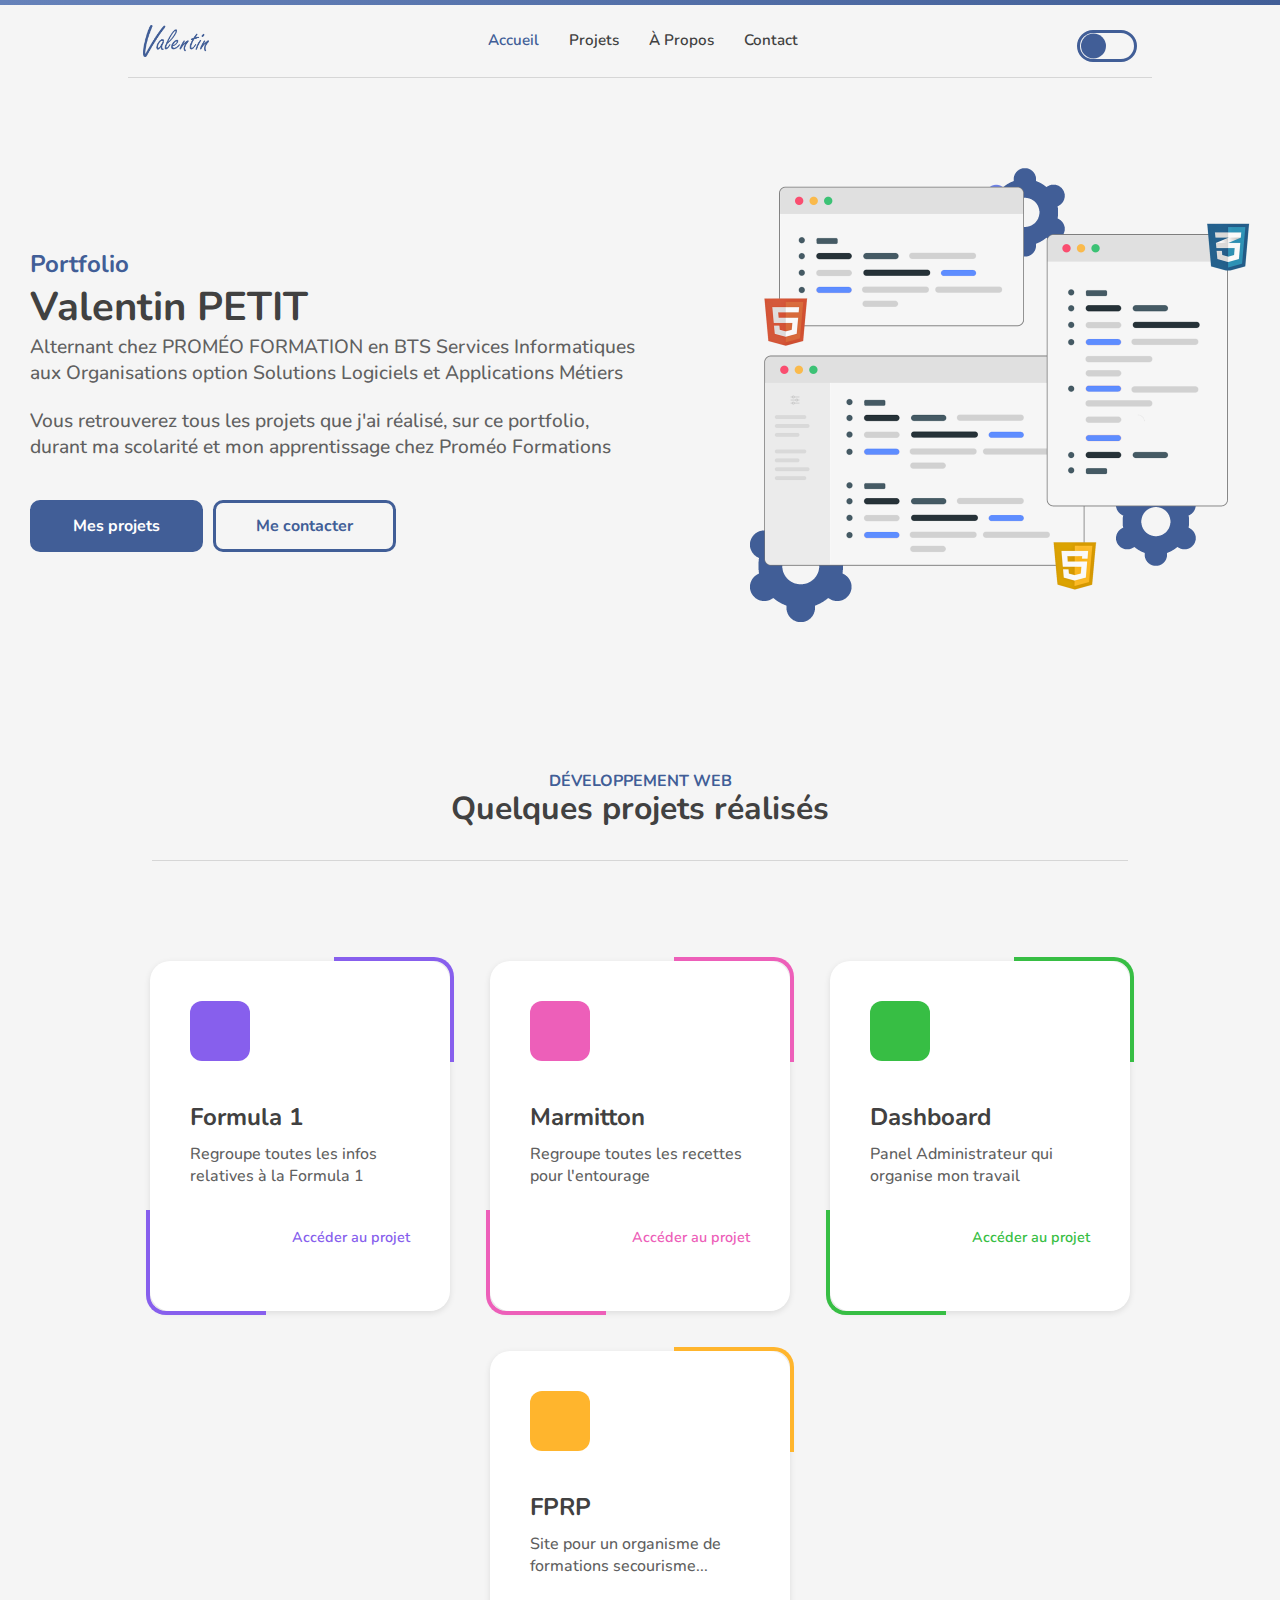
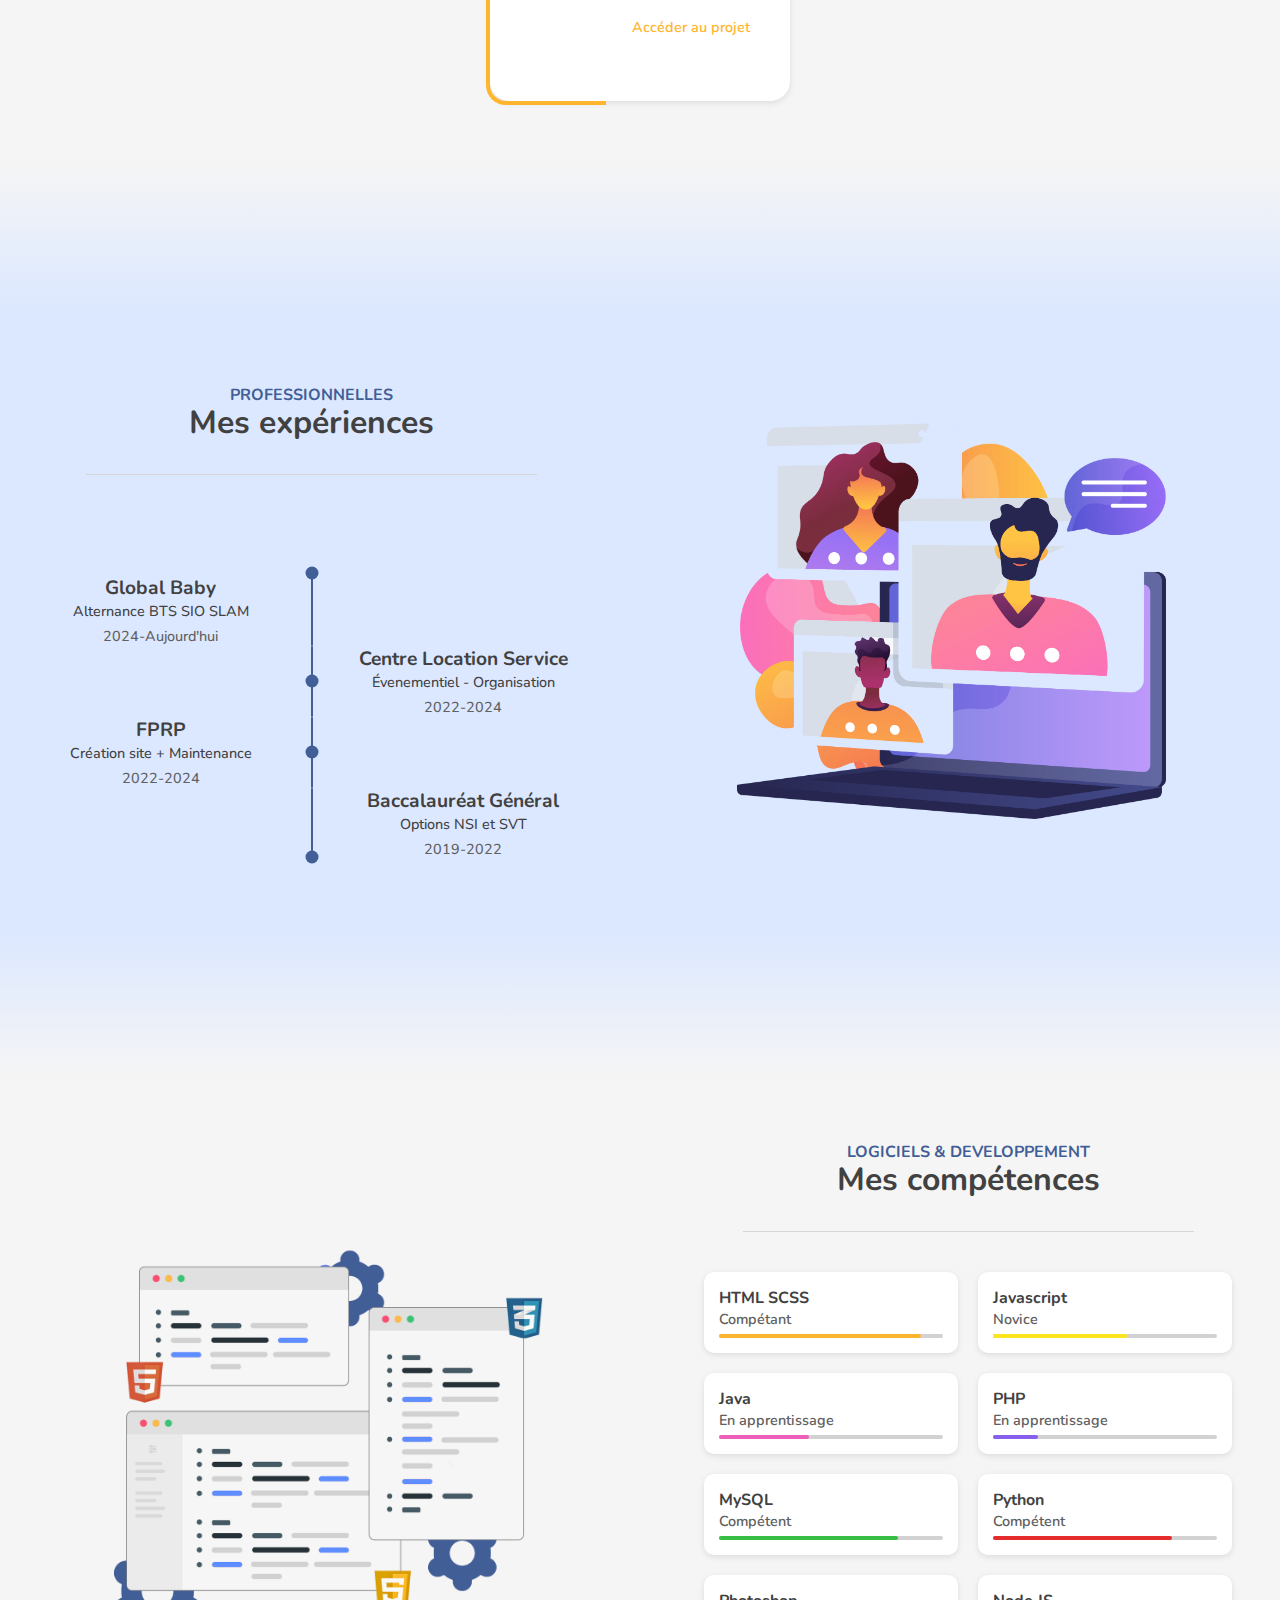
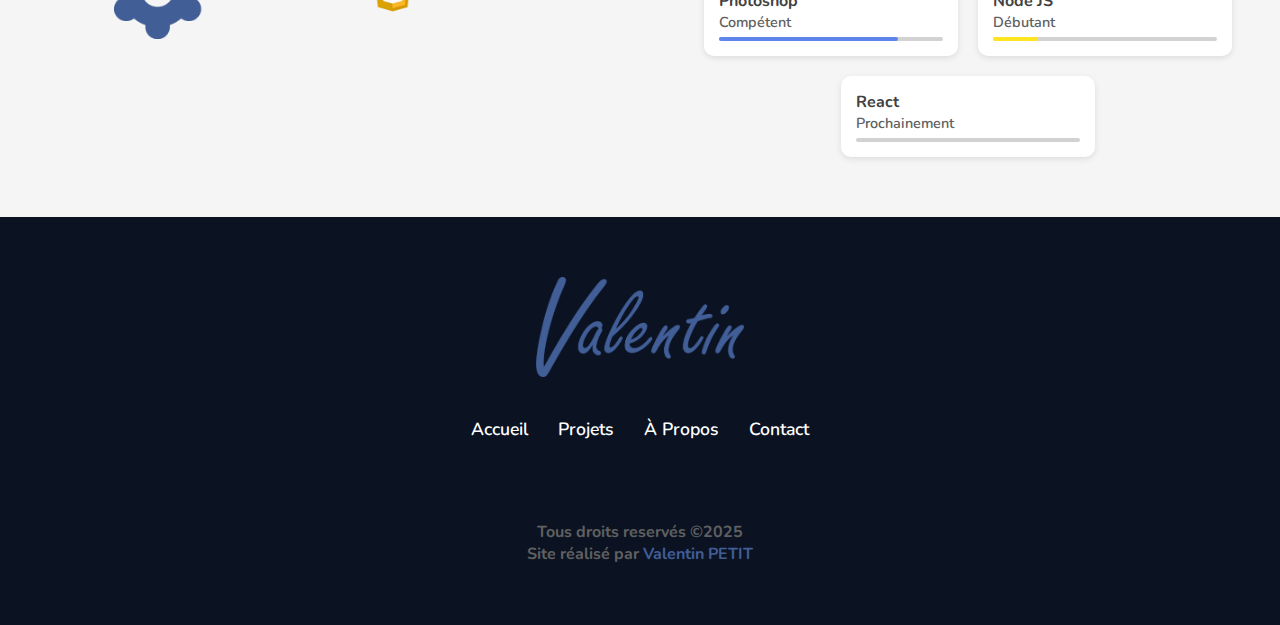
<file: index.html>
<!DOCTYPE html>
<html lang="fr">

<head>
    <meta charset="UTF-8">
    <meta name="viewport" content="width=device-width, initial-scale=1.0">
    <!-- =====UNIICONS===== -->
    <link rel="stylesheet" href="https://unicons.iconscout.com/release/v4.0.0/css/line.css">

    <!-- ===== CSS ===== -->
    <link id="file-theme" rel="stylesheet" href="assets/css/styles.css">

    <title></title>
</head>

<body>

    <div class="nav-menu hide">
        <div class="gradient-nav"></div>

        <i id="btn-nav-menu" class="back-nav-menu uil uil-angle-right-b"></i>

        <img src="assets/img/valentin-signature.png" alt="">
    
        <ul>
            <li>
                <div id="item-nav-menu" class="line-top-right-nav active"></div>
                <div id="item-nav-menu" class="line-bottom-left-nav active"></div>
                <i class="uil uil-estate"></i>
                <a href="index.html">Accueil</a>
            </li>

            <li>
                <div id="item-nav-menu" class="line-top-right-nav"></div>
                <div id="item-nav-menu" class="line-bottom-left-nav"></div>
                <i class="uil uil-folder-open"></i>
                <a href="projet.html">Projets</a>
            </li>

            <li>
                <div id="item-nav-menu" class="line-top-right-nav"></div>
                <div id="item-nav-menu" class="line-bottom-left-nav"></div>
                <i class="uil uil-user"></i>
                <a href="">À Propos</a>
            </li>

            <li>
                <div id="item-nav-menu" class="line-top-right-nav"></div>
                <div id="item-nav-menu" class="line-bottom-left-nav"></div>
                <i class="uil uil-message"></i>
                <a href="">Contact</a>
            </li>
        </ul>

        <div class="theme-toggle-nav" id="theme-selector">
            <label for="checkbox-nav" class="toggler-nav">
                <input type="checkbox" name="" id="checkbox-nav" onclick="toggleTheme()">
                <span class="ball-nav"></span>
                <i class="uil uil-sun sun-nav"></i>
                <i class="uil uil-moon moon-nav"></i>
            </label>
        </div>

        <h2>
            Tous droits reservés ©2025<br>
            Site réalisé par <span>Valentin PETIT</span>
        </h2>
    </div>

    <nav>

        <div class="gradient-nav"></div>
        <div class="nav">

            <img src="assets/img/valentin-signature.png" alt="">

            <ul>
                <li class="item-nav">
                    <a class="active" href="index.html">Accueil</a>
                </li>

                <li class="item-nav">
                    <a href="projet.html">Projets</a>
                </li>

                <li class="item-nav">
                    <a href="a-propos.html">À Propos</a>
                </li>

                <li class="item-nav">
                    <a href="a-propos.html">Contact</a>
                </li>
            </ul>

            <div class="hamburger">
                <i id="btn-nav-menu" class="uil uil-bars"></i>
            </div>

            <div class="theme-toggle" id="theme-selector">
                <label for="checkbox" class="toggler">
                    <input type="checkbox" name="" id="checkbox" onclick="toggleTheme()">
                    <span class="ball"></span>
                    <i class="uil uil-sun sun"></i>
                    <i class="uil uil-moon moon"></i>
                </label>
            </div>
        </div>

    </nav>



    <header>

        <div class="title-header">
            <span>Portfolio</span>
            <h1>Valentin PETIT</h1>
            <p>Alternant chez PROMÉO FORMATION en BTS Services Informatiques aux
                Organisations option Solutions Logiciels et Applications Métiers</p>
            <br>
            <p>Vous retrouverez tous les projets que j'ai réalisé, sur ce portfolio,
                durant ma scolarité et mon apprentissage chez Proméo Formations
            </p>

            <div class="btn-header">
                <a class="btn-header project" href="projects.html">Mes projets</a>
                <a class="btn-header contact" href="projects.html">Me contacter</a>
            </div>
        </div>

        <img class="img-header" src="assets/img/img-header.png" alt="">

    </header>


    <section class="sct-project">

        <div class="title-sct-project">
            <span>Développement web</span>
            <h1>Quelques projets réalisés</h1>
        </div>

        <div class="container-project">

            <div class="card-project">
                <div class="line-top-right"></div>
                <div class="line-bottom-left"></div>
                <div class="icon">
                    <i class="uil uil-brackets-curly"></i>
                </div>

                <h2>Formula 1</h2>
                <p>Regroupe toutes les infos relatives
                    à la Formula 1
                </p>

                <a href="petit-valentin.fr/formula1" class="btn-card-project">
                    <span>Accéder au projet</span>
                    <i class="uil uil-angle-right"></i>
                </a>
            </div>

            <div class="card-project">
                <div class="line-top-right"></div>
                <div class="line-bottom-left"></div>
                <div class="icon">
                    <i class="uil uil-brackets-curly"></i>
                </div>

                <h2>Marmitton</h2>
                <p>Regroupe toutes les recettes pour l'entourage
                </p>

                <a href="petit-valentin.fr/formula1" class="btn-card-project">
                    <span>Accéder au projet</span>
                    <i class="uil uil-angle-right"></i>
                </a>
            </div>

            <div class="card-project">
                <div class="line-top-right"></div>
                <div class="line-bottom-left"></div>
                <div class="icon">
                    <i class="uil uil-brackets-curly"></i>
                </div>

                <h2>Dashboard</h2>
                <p>Panel Administrateur qui organise mon travail
                </p>

                <a href="petit-valentin.fr/formula1" class="btn-card-project">
                    <span>Accéder au projet</span>
                    <i class="uil uil-angle-right"></i>
                </a>
            </div>

            <div class="card-project">
                <div class="line-top-right"></div>
                <div class="line-bottom-left"></div>
                <div class="icon">
                    <i class="uil uil-brackets-curly"></i>
                </div>

                <h2>FPRP</h2>
                <p>Site pour un organisme de formations secourisme...
                </p>

                <a href="petit-valentin.fr/formula1" class="btn-card-project">
                    <span>Accéder au projet</span>
                    <i class="uil uil-angle-right"></i>
                </a>
            </div>
        </div>

    </section>

    <div class="gradient-sct-top"></div>

    <section class="sct-exp">

        <div class="container-sct-exp">


            <div class="container-exp">

                <div class="title-exp">
                    <span>Professionnelles</span>
                    <h1>Mes expériences</h1>
                </div>

                <div class="container-content-exp">
                    <div class="content-exp-data">
                        <div class="exp-data">
                            <h2>Global Baby</h2>
                            <p>Alternance BTS SIO SLAM</p>
                            <span><i class="uil uil-clock"></i> 2024-Aujourd'hui</span>
                        </div>
                        <div class="line-data first"></div>
                        <div class="exp-data"></div>

                    </div>

                    <div class="content-exp-data">
                        <div class="exp-data">

                        </div>
                        <div class="line-data"></div>
                        <div class="exp-data">
                            <h2>Centre Location Service</h2>
                            <p>Évenementiel - Organisation</p>
                            <span><i class="uil uil-clock"></i> 2022-2024</span>
                        </div>

                    </div>

                    <div class="content-exp-data">
                        <div class="exp-data">
                            <h2>FPRP</h2>
                            <p>Création site + Maintenance</p>
                            <span><i class="uil uil-clock"></i> 2022-2024</span>
                        </div>
                        <div class="line-data"></div>
                        <div class="exp-data"></div>

                    </div>

                    <div class="content-exp-data">
                        <div class="exp-data"></div>
                        <div class="line-data last"></div>
                        <div class="exp-data">
                            <h2>Baccalauréat Général</h2>
                            <p>Options NSI et SVT</p>
                            <span><i class="uil uil-clock"></i> 2019-2022</span>
                        </div>

                    </div>
                </div>

            </div>

            <div class="img-exp">
                <img src="assets/img/img-exp.png" alt="">
            </div>
        </div>

    </section>

    <div class="gradient-sct-bottom"></div>


    <section class="sct-skills">

        <div class="container-sct-skills">

            <div class="img-skills">
                <img src="assets/img/img-header.png" alt="">
            </div>


            <div class="container-skills">

                <div class="title-skills">
                    <span>LOGICIELS & DEVELOPPEMENT</span>
                    <h1>Mes compétences</h1>
                </div>

                <div class="content-skills">

                    <div class="card-skills">
                        <h3>HTML SCSS</h3>
                        <p>Compétant</p>
                        <div class="bar-skills">
                            <span class="html-css"></span>
                        </div>
                    </div>

                    <div class="card-skills">
                        <h3>Javascript</h3>
                        <p>Novice</p>
                        <div class="bar-skills">
                            <span class="javascript"></span>
                        </div>
                    </div>

                    <div class="card-skills">
                        <h3>Java</h3>
                        <p>En apprentissage</p>
                        <div class="bar-skills">
                            <span class="java"></span>
                        </div>
                    </div>

                    <div class="card-skills">
                        <h3>PHP</h3>
                        <p>En apprentissage</p>
                        <div class="bar-skills">
                            <span class="php"></span>
                        </div>
                    </div>

                    <div class="card-skills">
                        <h3>MySQL</h3>
                        <p>Compétent</p>
                        <div class="bar-skills">
                            <span class="mysql"></span>
                        </div>
                    </div>

                    <div class="card-skills">
                        <h3>Python</h3>
                        <p>Compétent</p>
                        <div class="bar-skills">
                            <span class="python"></span>
                        </div>
                    </div>

                    <div class="card-skills">
                        <h3>Photoshop</h3>
                        <p>Compétent</p>
                        <div class="bar-skills">
                            <span class="psd"></span>
                        </div>
                    </div>

                    <div class="card-skills">
                        <h3>Node JS</h3>
                        <p>Débutant</p>
                        <div class="bar-skills">
                            <span class="nodejs"></span>
                        </div>
                    </div>

                    <div class="card-skills">
                        <h3>React</h3>
                        <p>Prochainement</p>
                        <div class="bar-skills">
                            <span class=""></span>
                        </div>
                    </div>

                </div>
            </div>
        </div>

    </section>

    <footer>
        <img src="assets/img/valentin-signature.png" alt="">

        <ul>
            <li><a href="">Accueil</a></li>
            <li><a href="">Projets</a></li>
            <li><a href="">À Propos</a></li>
            <li><a href="">Contact</a></li>
        </ul>

        <div class="social-network">
            <a href="#"><i class="uil uil-discord"></i></a>
            <a href="#"><i class="uil uil-github"></i></a>
            <a href="#"><i class="uil uil-facebook"></i></a>
            <a href="#"><i class="uil uil-linkedin"></i></a>
        </div>

        <h2>
            Tous droits reservés ©2025<br>
            Site réalisé par <span>Valentin PETIT</span>
        </h2>
    </footer>

    <!--===== MAIN JS =====-->
    <script src="assets/js/main.js"></script>
</body>

</html>
</file>
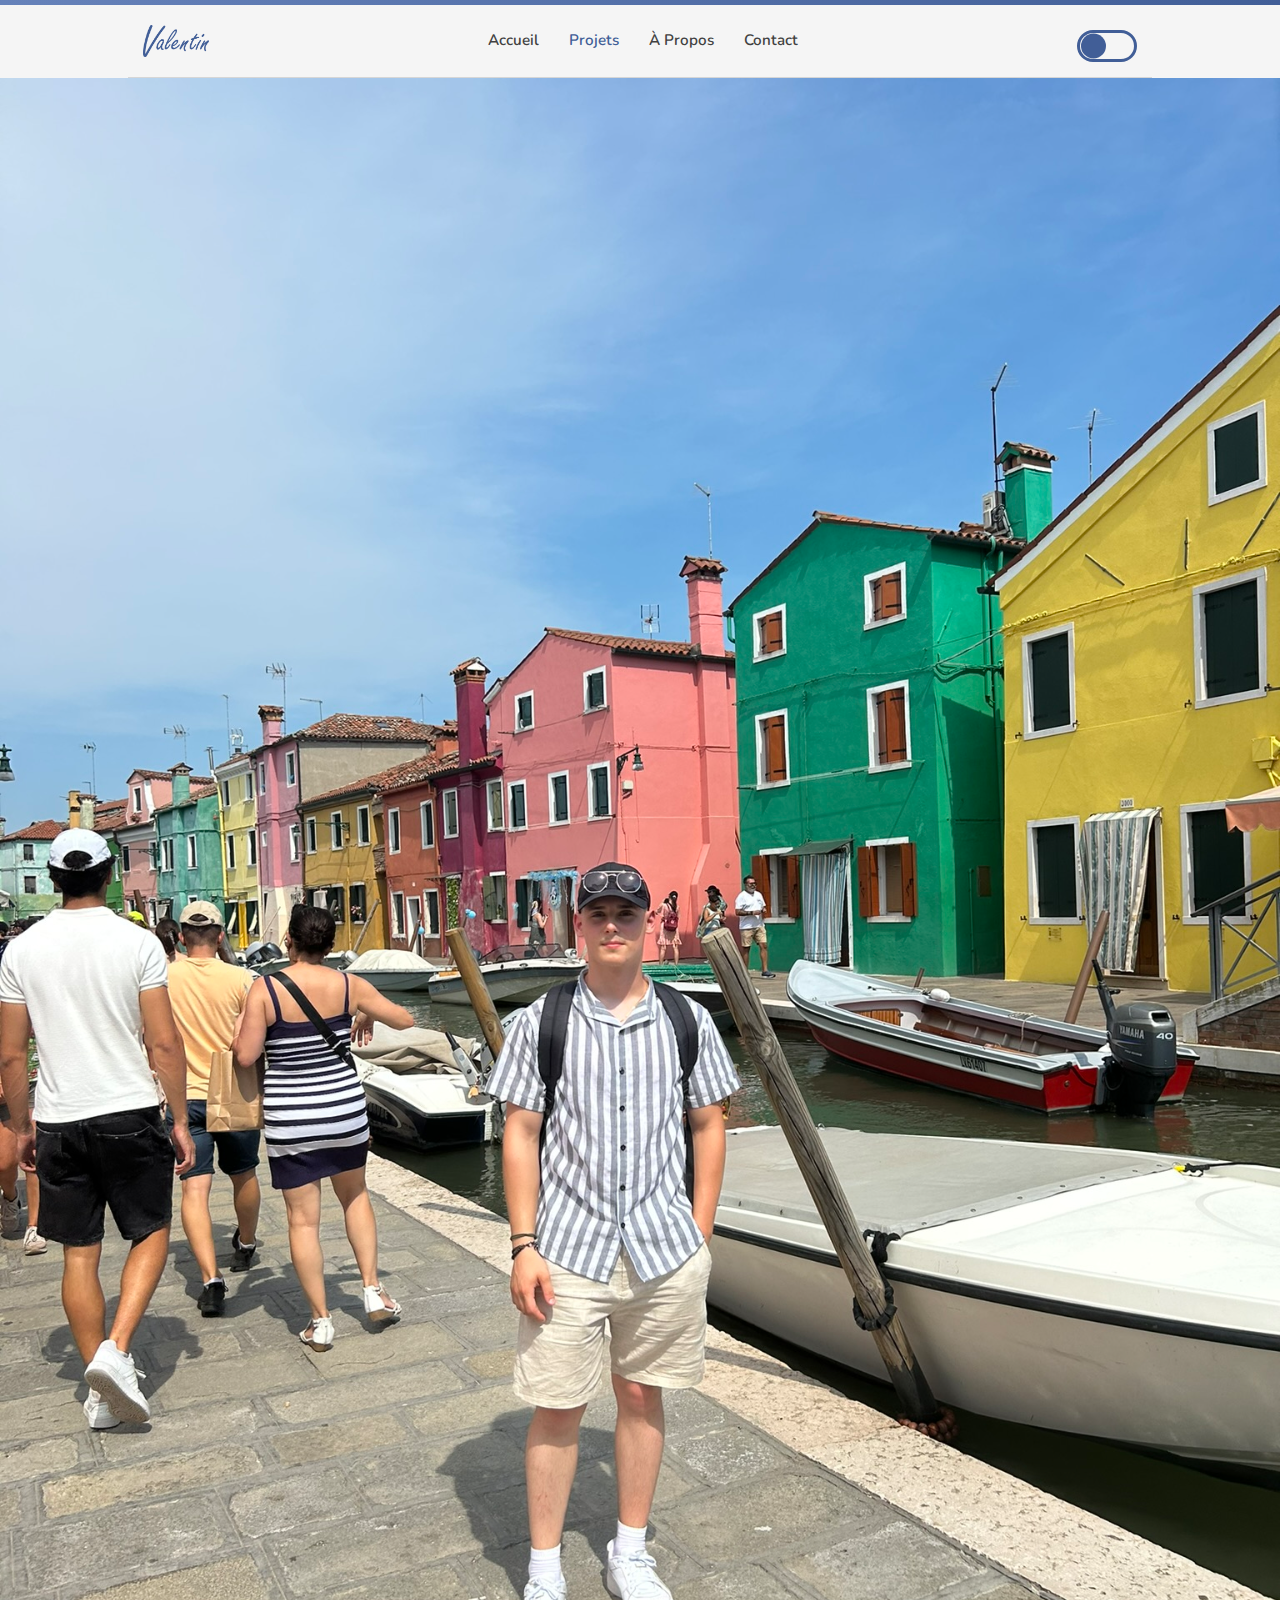
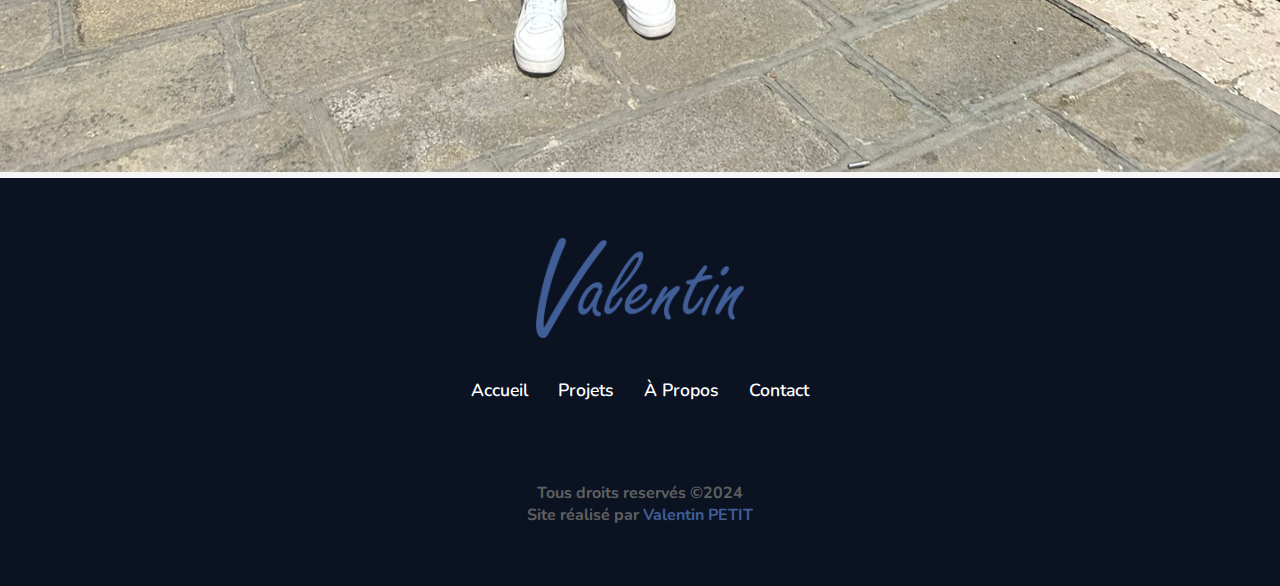
<file: a-propos.html>
<!DOCTYPE html>
<html lang="fr">

<head>
    <meta charset="UTF-8">
    <meta name="viewport" content="width=device-width, initial-scale=1.0">
    <!-- =====UNIICONS===== -->
    <link rel="stylesheet" href="https://unicons.iconscout.com/release/v4.0.0/css/line.css">

    <!-- ===== CSS ===== -->
    <link id="file-theme" rel="stylesheet" href="assets/css/styles.css">

    <title></title>
</head>

<body>

    <div class="nav-menu hide">
        <div class="gradient-nav"></div>

        <i id="btn-nav-menu" class="back-nav-menu uil uil-angle-right-b"></i>

        <img src="assets/img/valentin-signature.png" alt="">
    
        <ul>
            <li>
                <div id="item-nav-menu" class="line-top-right-nav"></div>
                <div id="item-nav-menu" class="line-bottom-left-nav"></div>
                <i class="uil uil-estate"></i>
                <a href="index.html">Accueil</a>
            </li>

            <li>
                <div id="item-nav-menu" class="line-top-right-nav active"></div>
                <div id="item-nav-menu" class="line-bottom-left-nav active"></div>
                <i class="uil uil-folder-open"></i>
                <a href="projet.html">Projets</a>
            </li>

            <li>
                <div id="item-nav-menu" class="line-top-right-nav"></div>
                <div id="item-nav-menu" class="line-bottom-left-nav"></div>
                <i class="uil uil-user"></i>
                <a href="a-propos">À Propos</a>
            </li>

            <li>
                <div id="item-nav-menu" class="line-top-right-nav"></div>
                <div id="item-nav-menu" class="line-bottom-left-nav"></div>
                <i class="uil uil-message"></i>
                <a href="">Contact</a>
            </li>
        </ul>

        <div class="theme-toggle-nav" id="theme-selector">
            <label for="checkbox-nav" class="toggler-nav">
                <input type="checkbox" name="" id="checkbox-nav" onclick="toggleTheme()">
                <span class="ball-nav"></span>
                <i class="uil uil-sun sun-nav"></i>
                <i class="uil uil-moon moon-nav"></i>
            </label>
        </div>

        <h2>
            Tous droits reservés ©2024 <br>
            Site réalisé par <span>Valentin PETIT</span>
        </h2>
    </div>

    <nav>

        <div class="gradient-nav"></div>
        <div class="nav">

            <img src="./assets/img/valentin-signature.png" alt="">

            <ul>
                <li class="item-nav">
                    <a href="index.html">Accueil</a>
                </li>

                <li class="item-nav">
                    <a class="active" href="projet.html">Projets</a>
                </li>

                <li class="item-nav">
                    <a href="a-propos.html">À Propos</a>
                </li>

                <li class="item-nav">
                    <a href="a-propos.html">Contact</a>
                </li>
            </ul>

            <div class="hamburger">
                <i id="btn-nav-menu" class="uil uil-bars"></i>
            </div>

            <div class="theme-toggle" id="theme-selector">
                <label for="checkbox" class="toggler">
                    <input type="checkbox" name="" id="checkbox" onclick="toggleTheme()">
                    <span class="ball"></span>
                    <i class="uil uil-sun sun"></i>
                    <i class="uil uil-moon moon"></i>
                </label>
            </div>
        </div>

    </nav>

    <section class="sct-page padding-page">

        <div class="title-sct-page">
            <span>À Propos</span>
            <h1>Qui suis-je ?</h1>
        </div>

       
        <div class="container-aboutme">

            <div class="img-aboutme">
                <img src="assets/img/vpe.JPEG" alt="">
            </div>


        </div>

    </section>

    <footer>
        <img src="assets/img/valentin-signature.png" alt="">

        <ul>
            <li><a href="index.html">Accueil</a></li>
            <li><a href="projet.html">Projets</a></li>
            <li><a href="a-propos.html">À Propos</a></li>
            <li><a href="">Contact</a></li>
        </ul>

        <div class="social-network">
            <a href="#"><i class="uil uil-discord"></i></a>
            <a href="#"><i class="uil uil-github"></i></a>
            <a href="#"><i class="uil uil-facebook"></i></a>
            <a href="#"><i class="uil uil-linkedin"></i></a>
        </div>

        <h2>
            Tous droits reservés ©2024 <br>
            Site réalisé par <span>Valentin PETIT</span>
        </h2>
    </footer>

    <!--===== MAIN JS =====-->
    <script src="assets/js/main.js"></script>
</body>

</html>
</file>
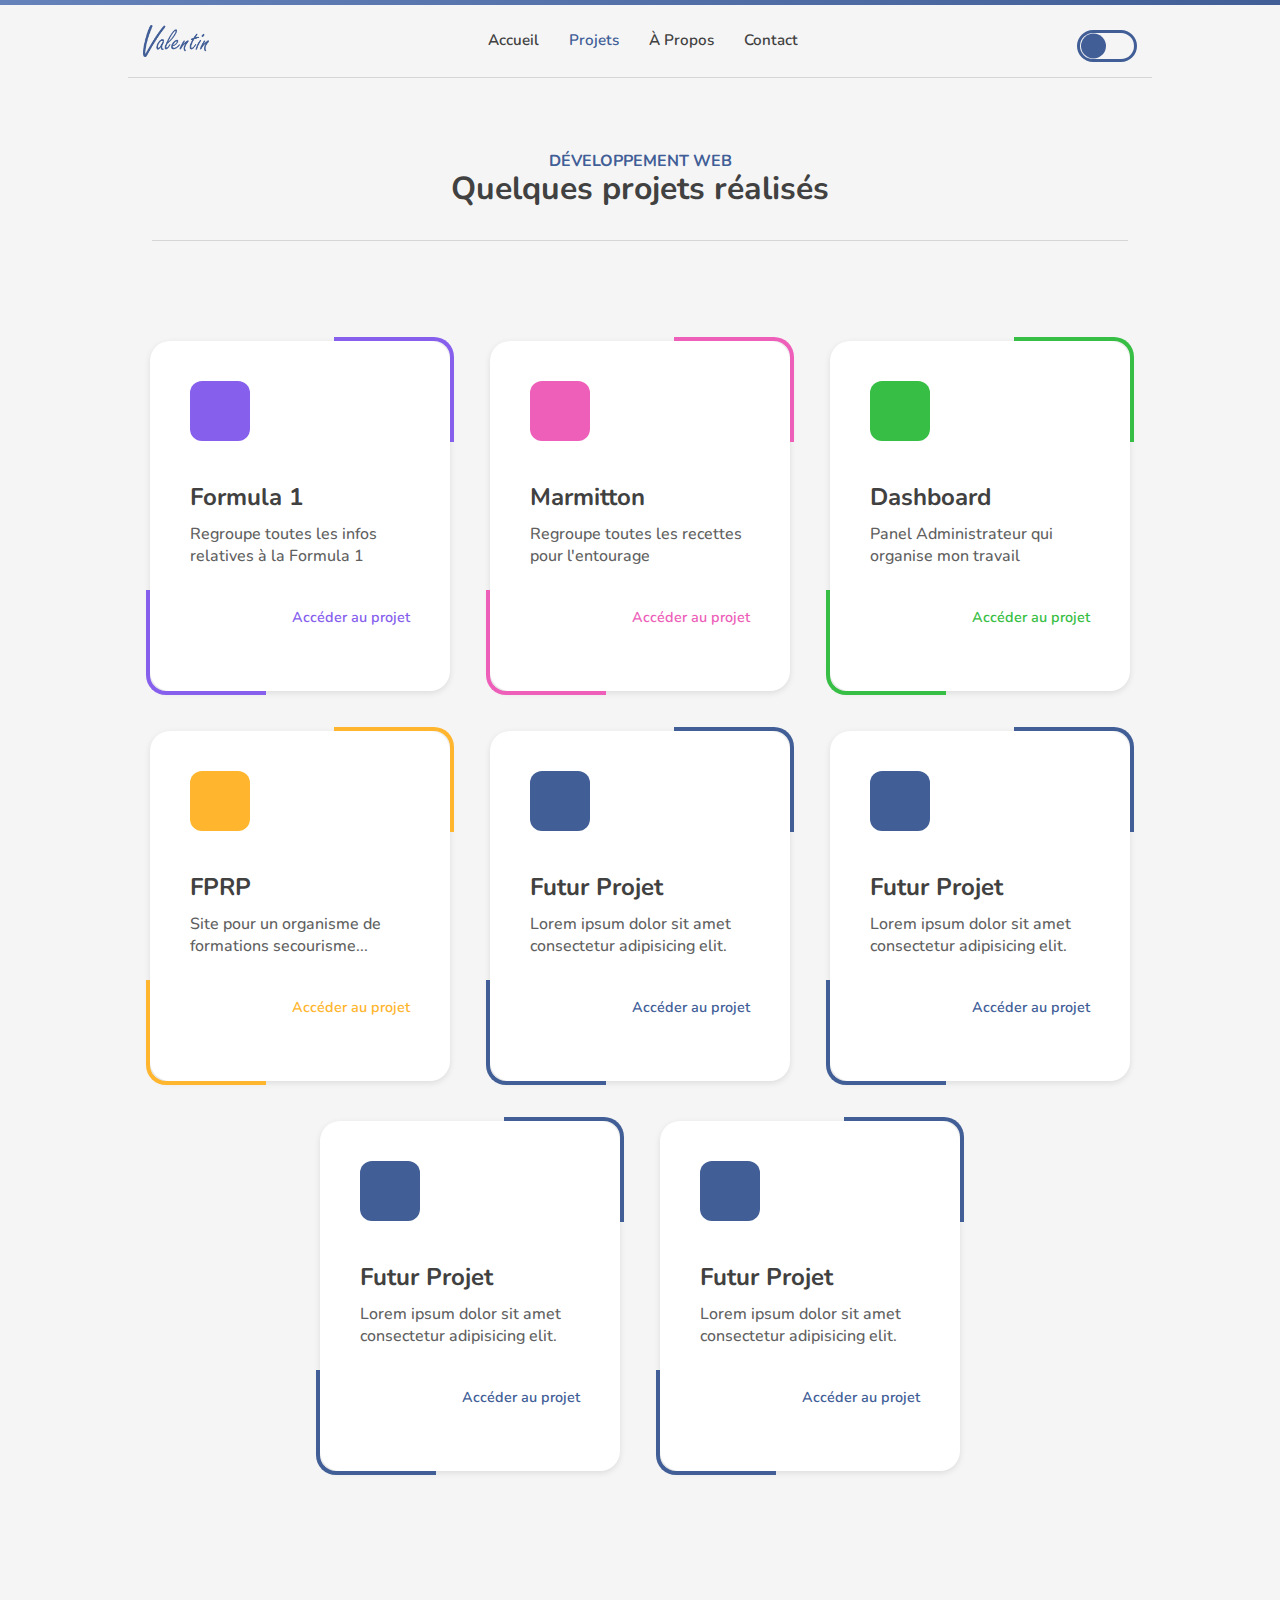
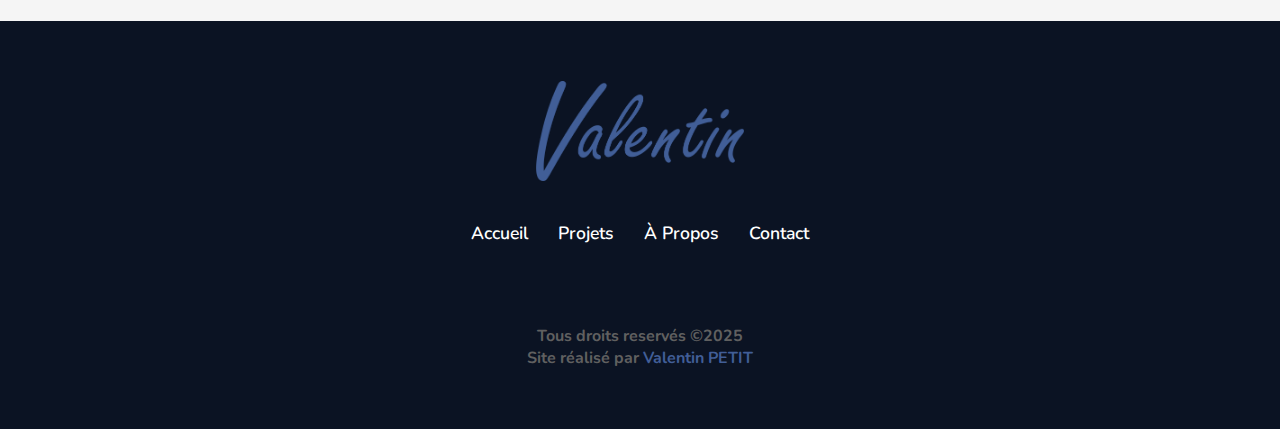
<file: projet.html>
<!DOCTYPE html>
<html lang="fr">

<head>
    <meta charset="UTF-8">
    <meta name="viewport" content="width=device-width, initial-scale=1.0">
    <!-- =====UNIICONS===== -->
    <link rel="stylesheet" href="https://unicons.iconscout.com/release/v4.0.0/css/line.css">

    <!-- ===== CSS ===== -->
    <link id="file-theme" rel="stylesheet" href="assets/css/styles.css">

    <title></title>
</head>

<body>

    <div class="nav-menu hide">
        <div class="gradient-nav"></div>

        <i id="btn-nav-menu" class="back-nav-menu uil uil-angle-right-b"></i>

        <img src="assets/img/valentin-signature.png" alt="">
    
        <ul>
            <li>
                <div id="item-nav-menu" class="line-top-right-nav"></div>
                <div id="item-nav-menu" class="line-bottom-left-nav"></div>
                <i class="uil uil-estate"></i>
                <a href="index.html">Accueil</a>
            </li>

            <li>
                <div id="item-nav-menu" class="line-top-right-nav active"></div>
                <div id="item-nav-menu" class="line-bottom-left-nav active"></div>
                <i class="uil uil-folder-open"></i>
                <a href="projet.html">Projets</a>
            </li>

            <li>
                <div id="item-nav-menu" class="line-top-right-nav"></div>
                <div id="item-nav-menu" class="line-bottom-left-nav"></div>
                <i class="uil uil-user"></i>
                <a href="">À Propos</a>
            </li>

            <li>
                <div id="item-nav-menu" class="line-top-right-nav"></div>
                <div id="item-nav-menu" class="line-bottom-left-nav"></div>
                <i class="uil uil-message"></i>
                <a href="">Contact</a>
            </li>
        </ul>

        <div class="theme-toggle-nav" id="theme-selector">
            <label for="checkbox-nav" class="toggler-nav">
                <input type="checkbox" name="" id="checkbox-nav" onclick="toggleTheme()">
                <span class="ball-nav"></span>
                <i class="uil uil-sun sun-nav"></i>
                <i class="uil uil-moon moon-nav"></i>
            </label>
        </div>

        <h2>
            Tous droits reservés ©2025<br>
            Site réalisé par <span>Valentin PETIT</span>
        </h2>
    </div>

    <nav>

        <div class="gradient-nav"></div>
        <div class="nav">

            <img src="./assets/img/valentin-signature.png" alt="">

            <ul>
                <li class="item-nav">
                    <a href="index.html">Accueil</a>
                </li>

                <li class="item-nav">
                    <a class="active" href="services.html">Projets</a>
                </li>

                <li class="item-nav">
                    <a href="a-propos.html">À Propos</a>
                </li>

                <li class="item-nav">
                    <a href="a-propos.html">Contact</a>
                </li>
            </ul>

            <div class="hamburger">
                <i id="btn-nav-menu" class="uil uil-bars"></i>
            </div>

            <div class="theme-toggle" id="theme-selector">
                <label for="checkbox" class="toggler">
                    <input type="checkbox" name="" id="checkbox" onclick="toggleTheme()">
                    <span class="ball"></span>
                    <i class="uil uil-sun sun"></i>
                    <i class="uil uil-moon moon"></i>
                </label>
            </div>
        </div>

    </nav>

    <section class="sct-project project-page">

        <div class="title-sct-project">
            <span>Développement web</span>
            <h1>Quelques projets réalisés</h1>
        </div>

        <div class="container-project">

            <div class="card-project">
                <div class="line-top-right"></div>
                <div class="line-bottom-left"></div>
                <div class="icon">
                    <i class="uil uil-brackets-curly"></i>
                </div>

                <h2>Formula 1</h2>
                <p>Regroupe toutes les infos relatives
                    à la Formula 1
                </p>

                <a href="petit-valentin.fr/formula1" class="btn-card-project">
                    <span>Accéder au projet</span>
                    <i class="uil uil-angle-right"></i>
                </a>
            </div>

            <div class="card-project">
                <div class="line-top-right"></div>
                <div class="line-bottom-left"></div>
                <div class="icon">
                    <i class="uil uil-brackets-curly"></i>
                </div>

                <h2>Marmitton</h2>
                <p>Regroupe toutes les recettes pour l'entourage
                </p>

                <a href="petit-valentin.fr/formula1" class="btn-card-project">
                    <span>Accéder au projet</span>
                    <i class="uil uil-angle-right"></i>
                </a>
            </div>

            <div class="card-project">
                <div class="line-top-right"></div>
                <div class="line-bottom-left"></div>
                <div class="icon">
                    <i class="uil uil-brackets-curly"></i>
                </div>

                <h2>Dashboard</h2>
                <p>Panel Administrateur qui organise mon travail
                </p>

                <a href="petit-valentin.fr/formula1" class="btn-card-project">
                    <span>Accéder au projet</span>
                    <i class="uil uil-angle-right"></i>
                </a>
            </div>

            <div class="card-project">
                <div class="line-top-right"></div>
                <div class="line-bottom-left"></div>
                <div class="icon">
                    <i class="uil uil-brackets-curly"></i>
                </div>

                <h2>FPRP</h2>
                <p>Site pour un organisme de formations secourisme...
                </p>

                <a href="petit-valentin.fr/formula1" class="btn-card-project">
                    <span>Accéder au projet</span>
                    <i class="uil uil-angle-right"></i>
                </a>
            </div>

            <div class="card-project">
                <div class="line-top-right"></div>
                <div class="line-bottom-left"></div>
                <div class="icon">
                    <i class="uil uil-brackets-curly"></i>
                </div>

                <h2>Futur Projet</h2>
                <p>Lorem ipsum dolor sit amet consectetur adipisicing elit.
                </p>

                <a href="petit-valentin.fr/formula1" class="btn-card-project">
                    <span>Accéder au projet</span>
                    <i class="uil uil-angle-right"></i>
                </a>
            </div>

            <div class="card-project">
                <div class="line-top-right"></div>
                <div class="line-bottom-left"></div>
                <div class="icon">
                    <i class="uil uil-brackets-curly"></i>
                </div>

                <h2>Futur Projet</h2>
                <p>Lorem ipsum dolor sit amet consectetur adipisicing elit.
                </p>

                <a href="petit-valentin.fr/formula1" class="btn-card-project">
                    <span>Accéder au projet</span>
                    <i class="uil uil-angle-right"></i>
                </a>
            </div>

            <div class="card-project">
                <div class="line-top-right"></div>
                <div class="line-bottom-left"></div>
                <div class="icon">
                    <i class="uil uil-brackets-curly"></i>
                </div>

                <h2>Futur Projet</h2>
                <p>Lorem ipsum dolor sit amet consectetur adipisicing elit.
                </p>

                <a href="petit-valentin.fr/formula1" class="btn-card-project">
                    <span>Accéder au projet</span>
                    <i class="uil uil-angle-right"></i>
                </a>
            </div>

            <div class="card-project">
                <div class="line-top-right"></div>
                <div class="line-bottom-left"></div>
                <div class="icon">
                    <i class="uil uil-brackets-curly"></i>
                </div>

                <h2>Futur Projet</h2>
                <p>Lorem ipsum dolor sit amet consectetur adipisicing elit.
                </p>

                <a href="petit-valentin.fr/formula1" class="btn-card-project">
                    <span>Accéder au projet</span>
                    <i class="uil uil-angle-right"></i>
                </a>
            </div>
            
        </div>

    </section>

    <footer>
        <img src="assets/img/valentin-signature.png" alt="">

        <ul>
            <li><a href="">Accueil</a></li>
            <li><a href="">Projets</a></li>
            <li><a href="">À Propos</a></li>
            <li><a href="">Contact</a></li>
        </ul>

        <div class="social-network">
            <a href="#"><i class="uil uil-discord"></i></a>
            <a href="#"><i class="uil uil-github"></i></a>
            <a href="#"><i class="uil uil-facebook"></i></a>
            <a href="#"><i class="uil uil-linkedin"></i></a>
        </div>

        <h2>
            Tous droits reservés ©2025<br>
            Site réalisé par <span>Valentin PETIT</span>
        </h2>
    </footer>

    <!--===== MAIN JS =====-->
    <script src="assets/js/main.js"></script>
</body>

</html>
</file>
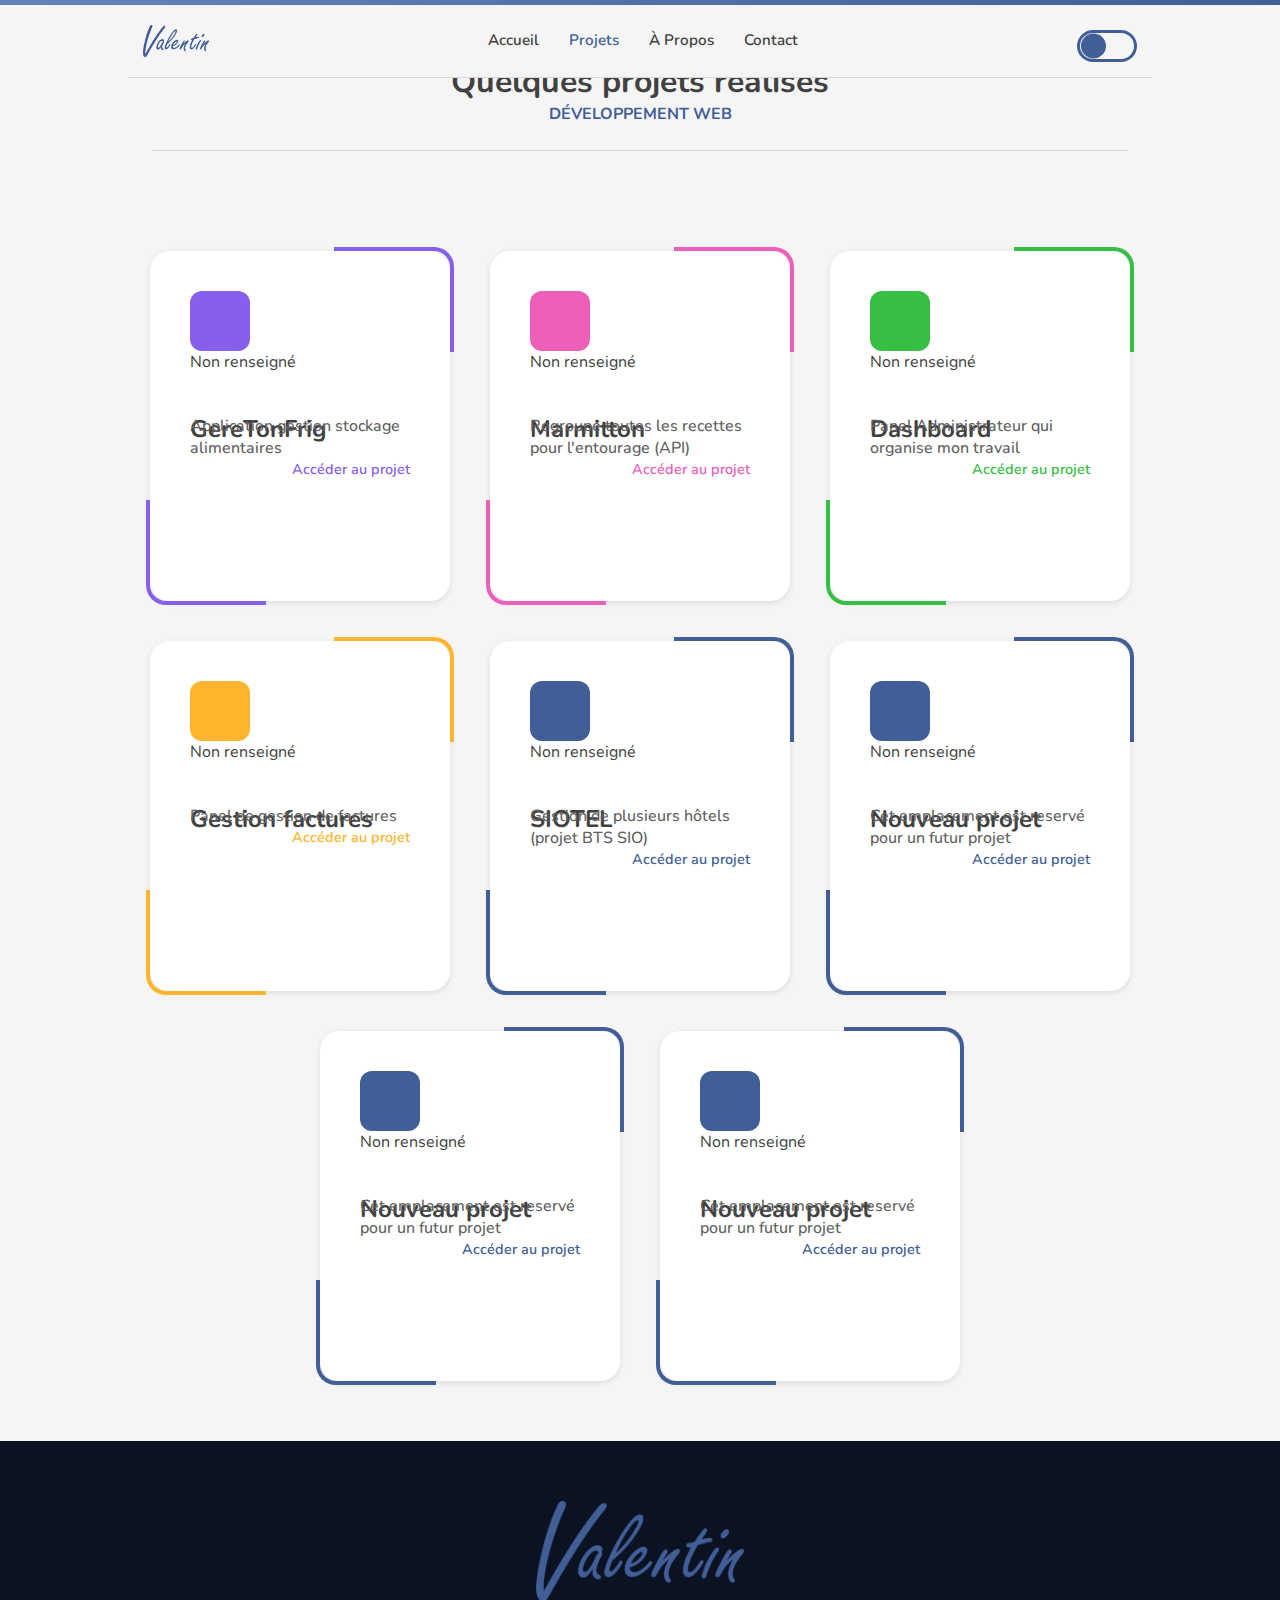
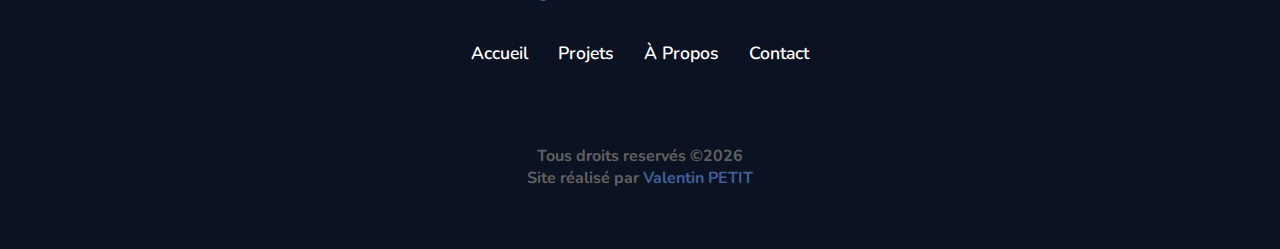
<file: projets.html>
<!DOCTYPE html>
<html lang="fr">

<head>
    <meta charset="UTF-8">
    <meta name="viewport" content="width=device-width, initial-scale=1.0">
    <!-- =====UNIICONS===== -->
    <link rel="stylesheet" href="https://unicons.iconscout.com/release/v4.0.0/css/line.css">

    <!-- ===== CSS ===== -->
    <link id="file-theme" rel="stylesheet" href="assets/css/styles.css">

    <!-- ===== JAVASCRIPT ===== -->
    <script src="assets/js/data-projects.js" defer></script>

    <title></title>
</head>

<body>

    <div class="portfolio">

        <div class="nav-menu hide">
            <div class="gradient-nav"></div>

            <i id="btn-nav-menu" class="back-nav-menu uil uil-angle-right-b"></i>

            <img src="assets/img/valentin-signature.png" alt="">

            <ul>
                <li>
                    <div id="item-nav-menu" class="line-top-right-nav"></div>
                    <div id="item-nav-menu" class="line-bottom-left-nav"></div>
                    <i class="uil uil-estate"></i>
                    <a href="index.html">Accueil</a>
                </li>

                <li>
                    <div id="item-nav-menu" class="line-top-right-nav active"></div>
                    <div id="item-nav-menu" class="line-bottom-left-nav active"></div>
                    <i class="uil uil-folder-open"></i>
                    <a href="projets.html">Projets</a>
                </li>

                <li>
                    <div id="item-nav-menu" class="line-top-right-nav"></div>
                    <div id="item-nav-menu" class="line-bottom-left-nav"></div>
                    <i class="uil uil-user"></i>
                    <a href="a-propos.html">À Propos</a>
                </li>

                <li>
                    <div id="item-nav-menu" class="line-top-right-nav"></div>
                    <div id="item-nav-menu" class="line-bottom-left-nav"></div>
                    <i class="uil uil-message"></i>
                    <a href="">Contact</a>
                </li>
            </ul>

            <div class="theme-toggle-nav" id="theme-selector">
                <label for="checkbox-nav" class="toggler-nav">
                    <input type="checkbox" name="" id="checkbox-nav" onclick="toggleTheme()">
                    <span class="ball-nav"></span>
                    <i class="uil uil-sun sun-nav"></i>
                    <i class="uil uil-moon moon-nav"></i>
                </label>
            </div>

            <h2>
                Tous droits reservés ©2026<br>
                Site réalisé par <span>Valentin PETIT</span>
            </h2>
        </div>

        <nav>

            <div class="gradient-nav"></div>
            <div class="nav">

                <img src="./assets/img/valentin-signature.png" alt="">

                <ul>
                    <li class="item-nav">
                        <a href="index.html">Accueil</a>
                    </li>

                    <li class="item-nav">
                        <a class="active" href="projets.html">Projets</a>
                    </li>

                    <li class="item-nav">
                        <a href="a-propos.html">À Propos</a>
                    </li>

                    <li class="item-nav">
                        <a href="a-propos.html">Contact</a>
                    </li>
                </ul>

                <div class="hamburger">
                    <i id="btn-nav-menu" class="uil uil-bars"></i>
                </div>

                <div class="theme-toggle" id="theme-selector">
                    <label for="checkbox" class="toggler">
                        <input type="checkbox" name="" id="checkbox" onclick="toggleTheme()">
                        <span class="ball"></span>
                        <i class="uil uil-sun sun"></i>
                        <i class="uil uil-moon moon"></i>
                    </label>
                </div>
            </div>

        </nav>

        <section class="sct-project padding-page">

            <div class="title-sct-project">
                <h1>Quelques projets réalisés</h1>
                <span>Développement web</span>
            </div>

            <div class="container-project" id="projects-section">
                <h2 id="no-project">AUCUN PROJETS <br> EN LIGNE ...</h2>

            </div>

        </section>

        <footer>
            <img src="assets/img/valentin-signature.png" alt="">

            <ul>
                <li><a href="index.html">Accueil</a></li>
                <li><a href="projets.html">Projets</a></li>
                <li><a href="a-propos.html">À Propos</a></li>
                <li><a href="">Contact</a></li>
            </ul>

            <div class="social-network">
                <a href="#"><i class="uil uil-discord"></i></a>
                <a href="#"><i class="uil uil-github"></i></a>
                <a href="#"><i class="uil uil-facebook"></i></a>
                <a href="#"><i class="uil uil-linkedin"></i></a>
            </div>

            <h2>
                Tous droits reservés ©2026<br>
                Site réalisé par <span>Valentin PETIT</span>
            </h2>
        </footer>
    </div>

    <!--===== MAIN JS =====-->
    <script src="assets/js/main.js"></script>
</body>

</html>
</file>
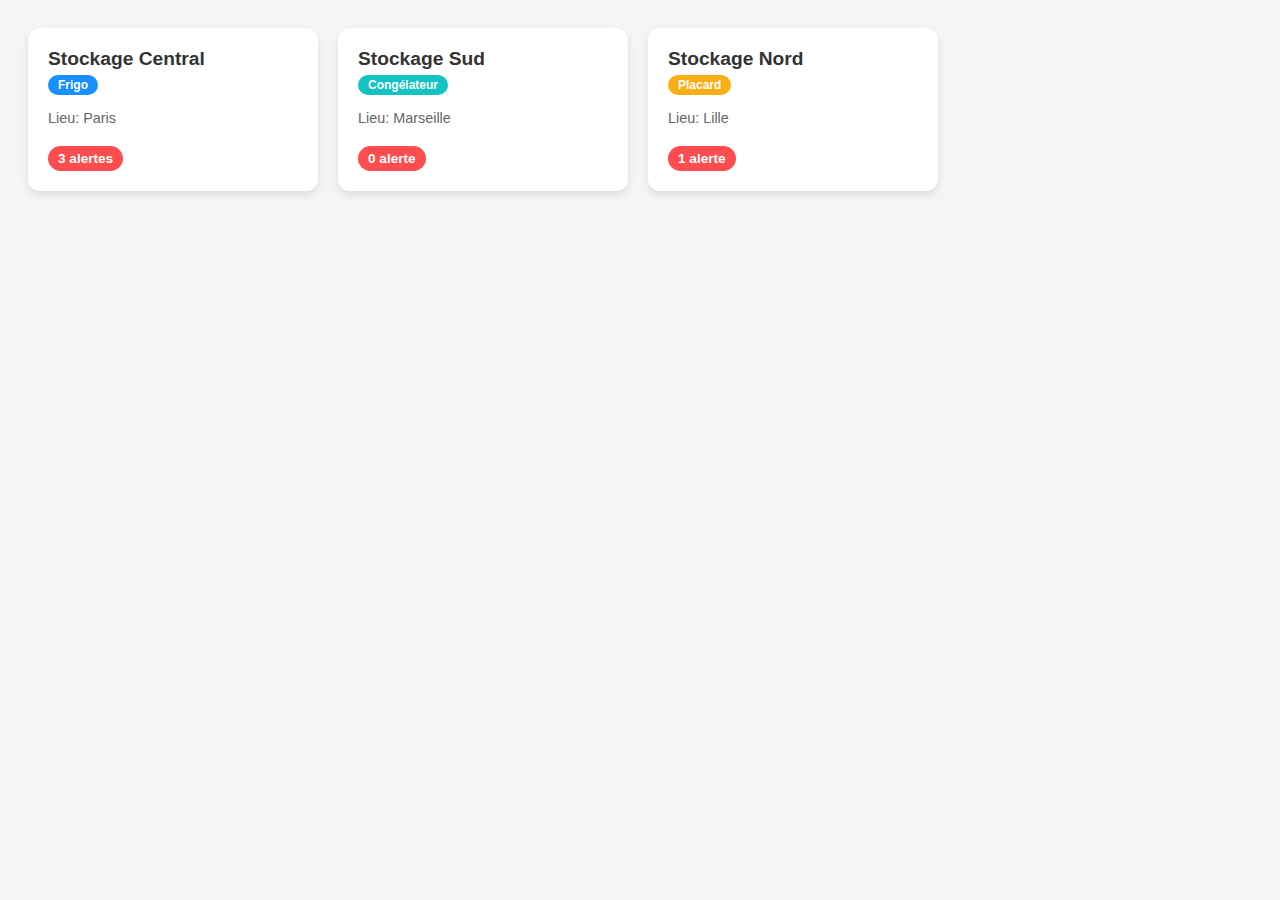
<file: test.html>
<!DOCTYPE html>
<html lang="fr">
<head>
<meta charset="UTF-8">
<meta name="viewport" content="width=device-width, initial-scale=1.0">
<title>Stockage Cards</title>
<style>
  body {
    font-family: Arial, sans-serif;
    background-color: #f5f5f5;
    display: flex;
    gap: 20px;
    padding: 20px;
  }

  .card {
    background-color: #fff;
    border-radius: 12px;
    box-shadow: 0 4px 8px rgba(0,0,0,0.1);
    padding: 20px;
    width: 250px;
    transition: transform 0.2s;
  }

  .card:hover {
    transform: translateY(-5px);
  }

  .card h2 {
    margin: 0 0 5px 0;
    font-size: 1.2rem;
    color: #333;
  }

  .type {
    display: inline-block;
    padding: 3px 10px;
    border-radius: 12px;
    font-size: 0.75rem;
    font-weight: bold;
    color: #fff;
    margin-bottom: 10px;
  }

  .frigo { background-color: #1890ff; }        /* bleu pour frigo */
  .congelo { background-color: #13c2c2; }     /* turquoise pour congélateur */
  .placard { background-color: #faad14; }     /* orange pour placard */

  .card p {
    margin: 5px 0;
    color: #666;
    font-size: 0.9rem;
  }

  .alert {
    margin-top: 15px;
    display: inline-block;
    background-color: #ff4d4f;
    color: #fff;
    padding: 5px 10px;
    border-radius: 20px;
    font-weight: bold;
    font-size: 0.85rem;
  }
</style>
</head>
<body>

  <div class="card">
    <h2>Stockage Central</h2>
    <span class="type frigo">Frigo</span>
    <p>Lieu: Paris</p>
    <span class="alert">3 alertes</span>
  </div>

  <div class="card">
    <h2>Stockage Sud</h2>
    <span class="type congelo">Congélateur</span>
    <p>Lieu: Marseille</p>
    <span class="alert">0 alerte</span>
  </div>

  <div class="card">
    <h2>Stockage Nord</h2>
    <span class="type placard">Placard</span>
    <p>Lieu: Lille</p>
    <span class="alert">1 alerte</span>
  </div>

</body>
</html>
</file>
<file: assets/css/styles.css>
@charset "UTF-8";
@import url("https://fonts.googleapis.com/css2?family=Nunito:wght@400;500;600;700&display=swap");
*,
::before,
::after {
  padding: 0;
  margin: 0;
  box-sizing: border-box;
}

html {
  scroll-behavior: smooth;
}

ul {
  list-style: none;
}

a {
  text-decoration: none;
  cursor: pointer;
  color: #414141;
}

img {
  max-width: 100%;
  height: auto;
}

::-webkit-scrollbar {
  width: 13px;
}

::-webkit-scrollbar-track {
  background-color: #020711;
}

::-webkit-scrollbar-track:hover {
  cursor: default;
}

::-webkit-scrollbar-thumb {
  border-radius: 10px;
  border: 4px solid rgba(22, 22, 22, 0);
  background-clip: padding-box;
  -webkit-border-radius: 10px;
  background-color: #ffffff;
}

::-webkit-scrollbar-corner {
  background-color: transparent;
}

body {
  background-color: #f5f5f5;
  font-family: "Nunito", sans-serif;
  color: #414141;
  /* Show scroll */
}
body .gradient-sct-top {
  background: linear-gradient(to bottom, #f5f5f5, #dce8ff);
  height: 150px;
  width: 100%;
}
body .gradient-sct-bottom {
  background: linear-gradient(to top, #f5f5f5, #dce8ff);
  height: 150px;
  width: 100%;
}
body .nav-menu {
  position: fixed;
  z-index: 200;
  top: 0;
  right: 0;
  background-color: #f5f5f5;
  width: 100%;
  height: 100%;
  transform: translateX(0);
  transition: 1s ease;
  display: flex;
  flex-direction: column;
  gap: 20px;
  padding: 25px 30px;
}
body .nav-menu.hide {
  display: none;
  transform: translateX(-100%);
  transition: 1s ease;
}
body .nav-menu .gradient-nav {
  position: fixed;
  top: 0;
  left: 0;
  width: 100%;
  height: 5px;
  background: linear-gradient(to left, #415e97, #6682ba);
}
body .nav-menu .back-nav-menu {
  font-size: 1.8rem;
  color: #415e97;
  display: flex;
  justify-content: flex-end;
  cursor: pointer;
}
body .nav-menu img {
  width: 35%;
  height: auto;
  margin: 0 auto;
}
body .nav-menu ul {
  display: flex;
  flex-direction: column;
  gap: 20px;
  width: 100%;
  height: auto;
  align-items: center;
  margin: 40px 0 20px 0;
}
body .nav-menu ul li {
  position: relative;
  width: 100%;
  height: auto;
  background-color: #ffffff;
  box-shadow: 0 2px 6px rgba(0, 0, 0, 0.1);
  border-radius: 10px;
  padding: 20px 30px;
  cursor: pointer;
  display: flex;
  align-items: center;
  gap: 20px;
}
body .nav-menu ul li i {
  font-size: 1.5rem;
  font-weight: 600;
}
body .nav-menu ul li a {
  width: 100%;
  font-size: 1.1rem;
  font-weight: 600;
}
body .nav-menu ul li:hover .line-top-right-nav,
body .nav-menu ul li:hover .line-bottom-left-nav {
  display: initial;
  transition: 0.3s ease;
}
body .nav-menu ul li .line-top-right-nav {
  position: absolute;
  background-color: transparent !important;
  top: -4px;
  right: -4px;
  width: 10%;
  height: 50%;
  border-top: 4px solid #415e97;
  border-right: 4px solid #415e97;
  border-radius: 0 15px 0 0;
  display: none;
  transition: 0.3s ease;
}
body .nav-menu ul li .line-top-right-nav.active {
  display: initial;
  border-top: 4px solid #37be44;
  border-right: 4px solid #37be44;
}
body .nav-menu ul li .line-bottom-left-nav {
  position: absolute;
  background-color: transparent !important;
  bottom: -4px;
  left: -4px;
  width: 10%;
  height: 50%;
  border-bottom: 4px solid #415e97;
  border-left: 4px solid #415e97;
  border-radius: 0 0 0 15px;
  display: none;
  transition: 0.3s ease;
}
body .nav-menu ul li .line-bottom-left-nav.active {
  display: initial;
  border-bottom: 4px solid #37be44;
  border-left: 4px solid #37be44;
}
body .nav-menu .theme-toggle-nav {
  margin: 0 auto;
}
body .nav-menu .theme-toggle-nav #checkbox-nav {
  display: none;
}
body .nav-menu .theme-toggle-nav .toggler-nav {
  display: block;
  width: 60px;
  height: 32px;
  border: 3px solid #415e97;
  border-radius: 30px;
  position: relative;
  cursor: pointer;
}
body .nav-menu .theme-toggle-nav .ball-nav,
body .nav-menu .theme-toggle-nav .sun-nav,
body .nav-menu .theme-toggle-nav .moon-nav {
  position: absolute;
  top: 50%;
  transform: translateY(-50%);
}
body .nav-menu .theme-toggle-nav .ball-nav {
  display: inline-block;
  width: 25px;
  height: 25px;
  background: #415e97;
  border-radius: 50%;
  left: 1px;
  z-index: 10;
  transition: transform 0.5s ease-in-out;
}
body .nav-menu .theme-toggle-nav i {
  font-size: 1.3rem;
  font-weight: 500;
  color: #415e97;
}
body .nav-menu .theme-toggle-nav .sun-nav {
  left: 5px;
}
body .nav-menu .theme-toggle-nav .moon-nav {
  right: 5px;
}
body .nav-menu .theme-toggle-nav #checkbox-nav:checked + .ball-nav {
  transform: translate(27px, -50%);
}
body .nav-menu h2 {
  font-size: 0.8rem;
  font-weight: 700;
  color: #414141;
  text-align: center;
}
body .nav-menu h2 span {
  color: #415e97;
}
body nav {
  background-color: #f5f5f5;
  overflow: hidden;
  width: 100%;
  position: fixed;
  z-index: 100;
}
body nav .gradient-nav {
  width: 100%;
  height: 5px;
  background: linear-gradient(to left, #415e97, #6682ba);
}
body nav .nav {
  max-width: 1024px;
  display: flex;
  justify-content: space-between;
  margin: 0 auto;
  margin-top: 10px;
  padding: 15px;
  border-bottom: 1px solid #d6d6d6;
}
body nav .nav i {
  font-size: 1.2rem;
}
@media screen and (max-width: 1024px) {
  body nav .nav {
    max-width: 768px;
  }
}
@media screen and (max-width: 768px) {
  body nav .nav {
    display: flex;
    margin: 0 auto;
  }
}
body nav .nav img {
  height: 2rem;
  width: auto;
  margin-top: -5px;
}
@media screen and (max-width: 768px) {
  body nav .nav img {
    margin-top: 0px;
    margin-left: 20px;
  }
}
body nav .hamburger {
  display: none;
  justify-content: center;
  align-items: center;
  color: #415e97;
  cursor: pointer;
  padding: 0 15px;
}
body nav .hamburger i {
  font-size: 1.8rem;
}
@media screen and (max-width: 768px) {
  body nav .hamburger {
    display: flex;
  }
}
body nav ul {
  display: flex;
}
@media screen and (max-width: 768px) {
  body nav ul {
    position: fixed;
    text-align: center;
    margin-bottom: 30px;
    display: none;
  }
}
body nav ul li {
  text-align: center;
  font-weight: 600;
  font-size: 0.95rem;
}
@media screen and (max-width: 768px) {
  body nav ul li {
    margin-top: 50px;
  }
}
body nav ul li a {
  padding: 0 15px;
  color: #414141;
}
body nav ul li a.active {
  color: #415e97;
}
@media screen and (max-width: 768px) {
  body nav ul li a {
    margin: 0 0;
  }
}
body nav ul li a:hover {
  color: #415e97;
}
body nav .theme-toggle {
  align-items: center;
}
@media screen and (max-width: 768px) {
  body nav .theme-toggle {
    display: none;
  }
}
body nav .theme-toggle #checkbox {
  display: none;
}
body nav .theme-toggle .toggler {
  display: block;
  width: 60px;
  height: 32px;
  border: 3px solid #415e97;
  border-radius: 30px;
  position: relative;
  cursor: pointer;
}
body nav .theme-toggle .ball,
body nav .theme-toggle .sun,
body nav .theme-toggle .moon {
  position: absolute;
  top: 50%;
  transform: translateY(-50%);
}
body nav .theme-toggle .ball {
  display: inline-block;
  width: 25px;
  height: 25px;
  background: #415e97;
  border-radius: 50%;
  left: 1px;
  z-index: 10;
  transition: transform 0.5s ease-in-out;
}
body nav .theme-toggle i {
  font-size: 1.3rem;
  font-weight: 500;
  color: #415e97;
}
body nav .theme-toggle .sun {
  left: 5px;
}
body nav .theme-toggle .moon {
  right: 5px;
}
body nav .theme-toggle #checkbox:checked + .ball {
  transform: translate(27px, -50%);
}
body header {
  max-width: 1400px;
  height: auto;
  padding: 150px 30px 60px 30px;
  margin: 0 auto;
  display: flex;
  justify-content: space-between;
  align-items: center;
  gap: 40px;
}
@media screen and (max-width: 1024px) {
  body header {
    flex-direction: column;
    justify-content: center;
    align-items: center;
  }
}
body header .title-header {
  width: 50%;
  height: auto;
  display: flex;
  flex-direction: column;
}
@media screen and (max-width: 1024px) {
  body header .title-header {
    width: 100%;
    text-align: center;
  }
}
body header .title-header span {
  font-size: 1.5rem;
  font-weight: 700;
  color: #415e97;
}
body header .title-header h1 {
  font-size: 2.5rem;
  font-weight: 700;
  color: #414141;
}
body header .title-header p {
  font-size: 1.2rem;
  font-weight: 500;
  color: #606060;
}
body header .title-header .btn-header {
  display: flex;
  gap: 10px;
}
@media screen and (max-width: 1024px) {
  body header .title-header .btn-header {
    justify-content: center;
    width: 95%;
    margin: 0 auto;
  }
}
@media screen and (max-width: 500px) {
  body header .title-header .btn-header {
    flex-direction: column;
    gap: 20px;
  }
}
body header .title-header .btn-header .btn-header {
  margin-top: 40px;
  display: flex;
  align-items: center;
  justify-content: center;
  padding: 12px 40px;
  border-radius: 10px;
  border: 3px solid #415e97;
  font-size: 1rem;
  transition: 0.3s ease;
}
@media screen and (max-width: 500px) {
  body header .title-header .btn-header .btn-header {
    margin-top: 0;
    padding: 15px 40px;
  }
  body header .title-header .btn-header .btn-header:nth-child(1) {
    margin-top: 60px;
  }
}
body header .title-header .btn-header .btn-header.project {
  background-color: #415e97;
  color: #ffffff;
  font-weight: 700;
}
body header .title-header .btn-header .btn-header.project:hover {
  filter: brightness(90%);
  transition: 0.3s ease;
}
body header .title-header .btn-header .btn-header.contact {
  background-color: transparent;
  color: #415e97;
  font-weight: 700;
}
body header .title-header .btn-header .btn-header.contact:hover {
  background-color: #415e97;
  filter: brightness(90%);
  color: #ffffff;
  transition: 0.3s ease;
}
body header .img-header {
  width: 500px;
  height: auto;
}
body .sct-exp {
  width: 100%;
  margin: 0 auto;
  background-color: #dce8ff;
}
body .sct-exp .container-sct-exp {
  width: 1400px;
  height: auto;
  display: flex;
  justify-content: space-between;
  margin: 0 auto;
  align-items: center;
  gap: 60px;
  padding: 60px 30px;
}
@media screen and (max-width: 1400px) {
  body .sct-exp .container-sct-exp {
    width: auto;
  }
}
@media screen and (max-width: 1024px) {
  body .sct-exp .container-sct-exp {
    flex-direction: column;
  }
}
body .sct-exp .container-sct-exp .img-exp {
  width: 100%;
  height: auto;
  padding: 30px;
  display: flex;
  justify-content: center;
  align-items: center;
}
body .sct-exp .container-sct-exp .img-exp img {
  width: 80%;
  height: auto;
}
@media screen and (max-width: 1024px) {
  body .sct-exp .container-sct-exp .img-exp {
    width: 0%;
  }
}
body .sct-exp .container-sct-exp .container-exp {
  width: 100%;
  height: 500px;
  display: flex;
  flex-direction: column;
  gap: 100px;
  align-items: center;
  justify-content: center;
  text-align: center;
}
body .sct-exp .container-sct-exp .container-exp .title-exp {
  width: 80%;
  padding-bottom: 30px;
  border-bottom: 1px solid #d6d6d6;
}
body .sct-exp .container-sct-exp .container-exp .title-exp h1 {
  font-size: 2rem;
  font-weight: 700;
  color: #414141;
  margin-top: -5px;
}
body .sct-exp .container-sct-exp .container-exp .title-exp span {
  font-size: 1rem;
  font-weight: 700;
  color: #415e97;
  text-transform: uppercase;
}
body .sct-exp .container-sct-exp .container-exp .container-content-exp {
  width: 100%;
  display: flex;
  flex-direction: column;
  align-items: center;
  justify-content: center;
}
body .sct-exp .container-sct-exp .container-exp .container-content-exp .content-exp-data {
  width: 100%;
  display: flex;
  gap: 20px;
}
body .sct-exp .container-sct-exp .container-exp .container-content-exp .content-exp-data .exp-data {
  width: 100%;
  height: auto;
  display: flex;
  flex-direction: column;
  align-items: center;
  justify-content: center;
}
body .sct-exp .container-sct-exp .container-exp .container-content-exp .content-exp-data .exp-data h2 {
  font-size: 1.2rem;
  font-weight: 700;
  color: #414141;
}
body .sct-exp .container-sct-exp .container-exp .container-content-exp .content-exp-data .exp-data p {
  font-size: 0.9rem;
  font-weight: 500;
  color: #414141;
}
body .sct-exp .container-sct-exp .container-exp .container-content-exp .content-exp-data .exp-data span {
  font-size: 0.9rem;
  font-weight: 500;
  color: #606060;
  margin-top: 5px;
}
body .sct-exp .container-sct-exp .container-exp .container-content-exp .content-exp-data .line-data {
  display: block;
  height: 100%;
  width: 4px;
  border-radius: 10px;
  background-color: #415e97;
  position: relative;
  /* Nécessaire pour positionner le ::after */
}
body .sct-exp .container-sct-exp .container-exp .container-content-exp .content-exp-data .line-data::after {
  content: "";
  display: inline-flex;
  width: 13px;
  height: 13px;
  border-radius: 50%;
  background-color: #415e97;
  position: absolute;
  top: 50%;
  /* Par défaut, centre l'élément */
  left: 50%;
  /* Centre horizontalement */
  transform: translate(-50%, -50%);
  /* Centre avec précision */
}
body .sct-exp .container-sct-exp .container-exp .container-content-exp .content-exp-data .line-data.last::after {
  top: 80%;
  /* Positionne en bas de la ligne */
  transform: translate(-50%, 50%);
  /* Ajuste pour décaler le cercle sous la ligne */
}
body .sct-exp .container-sct-exp .container-exp .container-content-exp .content-exp-data .line-data.first::after {
  top: -20%;
  /* Positionne en bas de la ligne */
  transform: translate(-50%, 50%);
  /* Ajuste pour décaler le cercle sous la ligne */
}
body .sct-skills {
  width: 100%;
  margin: 0 auto;
  background-color: #f5f5f5;
}
body .sct-skills .container-sct-skills {
  width: 1400px;
  height: auto;
  display: flex;
  justify-content: space-between;
  margin: 0 auto;
  align-items: center;
  gap: 60px;
  padding: 60px 30px;
}
@media screen and (max-width: 1400px) {
  body .sct-skills .container-sct-skills {
    width: auto;
  }
}
@media screen and (max-width: 1024px) {
  body .sct-skills .container-sct-skills {
    flex-direction: column-reverse;
  }
}
body .sct-skills .container-sct-skills .img-skills {
  width: 100%;
  height: auto;
  padding: 30px;
  display: flex;
  justify-content: center;
  align-items: center;
}
body .sct-skills .container-sct-skills .img-skills img {
  width: 80%;
  height: auto;
}
@media screen and (max-width: 1024px) {
  body .sct-skills .container-sct-skills .img-skills {
    width: 80%;
  }
}
body .sct-skills .container-sct-skills .container-skills {
  width: 100%;
  height: auto;
  display: flex;
  flex-direction: column;
  gap: 40px;
  align-items: center;
  justify-content: center;
  text-align: center;
}
body .sct-skills .container-sct-skills .container-skills .title-skills {
  width: 80%;
  padding-bottom: 30px;
  border-bottom: 1px solid #d6d6d6;
}
body .sct-skills .container-sct-skills .container-skills .title-skills h1 {
  font-size: 2rem;
  font-weight: 700;
  color: #414141;
  margin-top: -5px;
}
body .sct-skills .container-sct-skills .container-skills .title-skills span {
  font-size: 1rem;
  font-weight: 700;
  color: #415e97;
  text-transform: uppercase;
}
body .sct-skills .container-sct-skills .container-skills .content-skills {
  width: 100%;
  display: flex;
  justify-content: center;
  flex-wrap: wrap;
  gap: 20px;
}
@media screen and (max-width: 450px) {
  body .sct-skills .container-sct-skills .container-skills .content-skills {
    flex-direction: column;
  }
}
body .sct-skills .container-sct-skills .container-skills .content-skills .card-skills {
  display: flex;
  flex-direction: column;
  text-align: left;
  padding: 15px;
  border-radius: 10px;
  box-shadow: 0 2px 6px rgba(0, 0, 0, 0.1);
  width: 45%;
  height: auto;
  background-color: #ffffff;
}
@media screen and (max-width: 450px) {
  body .sct-skills .container-sct-skills .container-skills .content-skills .card-skills {
    width: 100%;
  }
}
body .sct-skills .container-sct-skills .container-skills .content-skills .card-skills h3 {
  font-size: 1rem;
  font-weight: 700;
  color: #414141;
}
body .sct-skills .container-sct-skills .container-skills .content-skills .card-skills p {
  font-size: 0.9rem;
  font-weight: 600;
  color: #606060;
}
body .sct-skills .container-sct-skills .container-skills .content-skills .card-skills .bar-skills {
  display: flex;
  background-color: #d2d2d2;
  width: 100%;
  height: 4px;
  border-radius: 10px;
  margin-top: 5px;
}
body .sct-skills .container-sct-skills .container-skills .content-skills .card-skills .bar-skills span {
  height: 100%;
  border-radius: 10px;
}
body .sct-skills .container-sct-skills .container-skills .content-skills .card-skills .bar-skills span.html-css {
  width: 90%;
  background-color: #ffb52d;
}
body .sct-skills .container-sct-skills .container-skills .content-skills .card-skills .bar-skills span.javascript {
  width: 60%;
  background-color: #ffe51f;
}
body .sct-skills .container-sct-skills .container-skills .content-skills .card-skills .bar-skills span.java {
  width: 40%;
  background-color: #ed5fb9;
}
body .sct-skills .container-sct-skills .container-skills .content-skills .card-skills .bar-skills span.php {
  width: 20%;
  background-color: #875fed;
}
body .sct-skills .container-sct-skills .container-skills .content-skills .card-skills .bar-skills span.mysql {
  width: 80%;
  background-color: #37be44;
}
body .sct-skills .container-sct-skills .container-skills .content-skills .card-skills .bar-skills span.psd {
  width: 80%;
  background-color: #5f85ed;
}
body .sct-skills .container-sct-skills .container-skills .content-skills .card-skills .bar-skills span.python {
  width: 80%;
  background-color: #e52c2c;
}
body .sct-skills .container-sct-skills .container-skills .content-skills .card-skills .bar-skills span.nodejs {
  width: 20%;
  background-color: #ffe51f;
}
body .sct-project {
  width: 1400px;
  padding: 60px 30px;
  margin: 0 auto;
  display: flex;
  flex-direction: column;
  gap: 100px;
}
body .sct-project.project-page {
  padding: 150px 30px 150px 30px;
}
@media screen and (max-width: 1400px) {
  body .sct-project {
    width: auto;
  }
}
body .sct-project .title-sct-project {
  width: 80%;
  display: flex;
  flex-direction: column;
  margin: 0 auto;
  text-align: center;
  padding-bottom: 30px;
  border-bottom: 1px solid #d6d6d6;
}
body .sct-project .title-sct-project h1 {
  font-size: 2rem;
  font-weight: 700;
  color: #414141;
}
body .sct-project .title-sct-project span {
  font-size: 1rem;
  font-weight: 700;
  color: #415e97;
  margin-bottom: -5px;
  text-transform: uppercase;
}
body .sct-project .container-project {
  display: flex;
  gap: 40px;
  flex-wrap: wrap;
  justify-content: center;
  align-items: center;
  width: 100%;
  margin: 0 auto;
}
body .sct-project .container-project .card-project {
  position: relative;
  width: 300px;
  height: 350px;
  border-radius: 20px;
  background-color: #ffffff;
  box-shadow: 0 2px 6px rgba(0, 0, 0, 0.1);
  padding: 40px;
  display: flex;
  flex-direction: column;
  gap: 40px;
  /* Bordures spécifiques */
  /* Bordure en haut à droite */
}
body .sct-project .container-project .card-project:nth-child(1) .line-top-right,
body .sct-project .container-project .card-project:nth-child(1) .line-bottom-left,
body .sct-project .container-project .card-project:nth-child(1) .icon {
  border-color: #875fed;
  background-color: #875fed;
}
body .sct-project .container-project .card-project:nth-child(1) a {
  color: #875fed;
}
body .sct-project .container-project .card-project:nth-child(2) .line-top-right,
body .sct-project .container-project .card-project:nth-child(2) .line-bottom-left,
body .sct-project .container-project .card-project:nth-child(2) .icon {
  border-color: #ed5fb9;
  background-color: #ed5fb9;
}
body .sct-project .container-project .card-project:nth-child(2) a {
  color: #ed5fb9;
}
body .sct-project .container-project .card-project:nth-child(3) .line-top-right,
body .sct-project .container-project .card-project:nth-child(3) .line-bottom-left,
body .sct-project .container-project .card-project:nth-child(3) .icon {
  border-color: #37be44;
  background-color: #37be44;
}
body .sct-project .container-project .card-project:nth-child(3) a {
  color: #37be44;
}
body .sct-project .container-project .card-project:nth-child(4) .line-top-right,
body .sct-project .container-project .card-project:nth-child(4) .line-bottom-left,
body .sct-project .container-project .card-project:nth-child(4) .icon {
  border-color: #ffb52d;
  background-color: #ffb52d;
}
body .sct-project .container-project .card-project:nth-child(4) a {
  color: #ffb52d;
}
body .sct-project .container-project .card-project .line-top-right {
  position: absolute;
  background-color: transparent !important;
  top: -4px;
  right: -4px;
  width: 40%;
  height: 30%;
  border-top: 4px solid #415e97;
  border-right: 4px solid #415e97;
  border-radius: 0 20px 0 0;
}
body .sct-project .container-project .card-project .line-bottom-left {
  position: absolute;
  background-color: transparent !important;
  bottom: -4px;
  left: -4px;
  width: 40%;
  height: 30%;
  border-bottom: 4px solid #415e97;
  border-left: 4px solid #415e97;
  border-radius: 0 0 0 20px;
}
body .sct-project .container-project .card-project .icon {
  width: 60px;
  height: 60px;
  border-radius: 12px;
  background-color: #415e97;
  color: #ffffff;
  display: flex;
  justify-content: center;
  align-items: center;
  font-size: 1.5rem;
}
body .sct-project .container-project .card-project h2 {
  font-size: 1.5rem;
  font-weight: 700;
  color: #414141;
}
body .sct-project .container-project .card-project p {
  font-size: 1rem;
  font-weight: 500;
  color: #606060;
  margin-top: -30px;
}
body .sct-project .container-project .card-project .btn-card-project {
  display: flex;
  justify-content: flex-end;
  align-items: center;
  color: #415e97;
  transition: 0.3s ease;
  cursor: pointer;
}
body .sct-project .container-project .card-project .btn-card-project:hover {
  transition: 0.3s ease;
  text-decoration: underline;
}
body .sct-project .container-project .card-project .btn-card-project span {
  font-size: 0.9rem;
  margin: auto 0;
  font-weight: 600;
}
body .sct-project .container-project .card-project .btn-card-project i {
  font-size: 1.5rem;
  margin: auto 0;
}
body .bg-login {
  background: url("/assets/img/bg-login.png");
  background-size: cover;
  background-position: center;
  width: 100%;
  height: 100vh;
}
body .bg-login .container-login {
  display: flex;
  justify-content: center;
  align-items: center;
  width: 100%;
  height: 100vh;
}
body .bg-login .container-login .card-login {
  display: flex;
  flex-direction: column;
  align-items: center;
  justify-content: center;
  text-align: center;
  width: 400px;
  height: 500px;
  border-radius: 10px;
  padding: 20px;
}
body .bg-login .container-login .card-login h1 {
  font-size: 2rem;
  font-weight: 700;
  color: #414141;
}
body .bg-login .container-login .card-login p {
  letter-spacing: -0.5px;
  font-size: 1rem;
  font-weight: 600;
  color: #606060;
}
body .bg-login .container-login .card-login .form-login {
  margin-top: 40px;
  display: flex;
  flex-direction: column;
  gap: 20px;
  justify-content: center;
  align-items: center;
}
body .bg-login .container-login .card-login .form-login .id-login,
body .bg-login .container-login .card-login .form-login .password-login {
  display: flex;
}
body .bg-login .container-login .card-login .form-login .id-login input,
body .bg-login .container-login .card-login .form-login .password-login input {
  height: 50px;
  width: 250px;
  background-color: #6682ba;
  border-radius: 5px 0 0 5px;
  border: 2px solid transparent;
  padding: 20px;
  color: #ffffff;
  font-size: 0.9rem;
}
body .bg-login .container-login .card-login .form-login .id-login input::-moz-placeholder, body .bg-login .container-login .card-login .form-login .password-login input::-moz-placeholder {
  color: #ffffff;
}
body .bg-login .container-login .card-login .form-login .id-login input::placeholder,
body .bg-login .container-login .card-login .form-login .password-login input::placeholder {
  color: #ffffff;
}
body .bg-login .container-login .card-login .form-login .id-login input:focus,
body .bg-login .container-login .card-login .form-login .password-login input:focus {
  outline: #6682ba;
}
body .bg-login .container-login .card-login .form-login .id-login span,
body .bg-login .container-login .card-login .form-login .password-login span {
  display: flex;
  justify-content: center;
  align-items: center;
  width: 50px;
  background-color: #415e97;
  border-radius: 0 5px 5px 0;
}
body .bg-login .container-login .card-login .form-login .id-login span i,
body .bg-login .container-login .card-login .form-login .password-login span i {
  font-size: 1.5rem;
  color: #ffffff;
}
body .bg-login .container-login .card-login .return-login {
  margin-top: 10px;
  font-size: 0.8rem;
  font-weight: 600;
  color: #606060;
  border-bottom: 1px solid transparent;
}
body .bg-login .container-login .card-login .return-login:hover {
  border-bottom: 1px solid #606060;
}
body .bg-login .container-login .card-login .btn-login {
  margin-top: 30px;
  width: 300px;
  height: 50px;
  background-color: #415e97;
  color: #ffffff;
  font-size: 0.85rem;
  font-weight: 600;
  letter-spacing: 1px;
  text-align: center;
  border: 2px solid #415e97;
  border-radius: 5px;
  cursor: pointer;
  transition: 0.3s ease;
  box-shadow: 2px 2px 17px -6px rgb(109, 129, 231);
}
body .bg-login .container-login .card-login .btn-login:hover {
  transition: 0.3s ease;
  transform: translateY(-1px);
}
body .bg-login .container-login .card-login .theme-toggle {
  align-items: center;
  margin-top: 20px;
}
@media screen and (max-width: 768px) {
  body .bg-login .container-login .card-login .theme-toggle {
    display: none;
  }
}
body .bg-login .container-login .card-login .theme-toggle #checkbox {
  display: none;
}
body .bg-login .container-login .card-login .theme-toggle .toggler {
  display: block;
  width: 60px;
  height: 32px;
  border: 3px solid #415e97;
  border-radius: 30px;
  position: relative;
  cursor: pointer;
}
body .bg-login .container-login .card-login .theme-toggle .ball,
body .bg-login .container-login .card-login .theme-toggle .sun,
body .bg-login .container-login .card-login .theme-toggle .moon {
  position: absolute;
  top: 50%;
  transform: translateY(-50%);
}
body .bg-login .container-login .card-login .theme-toggle .ball {
  display: inline-block;
  width: 25px;
  height: 25px;
  background: #415e97;
  border-radius: 50%;
  left: 1px;
  z-index: 10;
  transition: transform 0.5s ease-in-out;
}
body .bg-login .container-login .card-login .theme-toggle i {
  font-size: 1.3rem;
  font-weight: 500;
  color: #415e97;
}
body .bg-login .container-login .card-login .theme-toggle .sun {
  left: 5px;
}
body .bg-login .container-login .card-login .theme-toggle .moon {
  right: 5px;
}
body .bg-login .container-login .card-login .theme-toggle #checkbox:checked + .ball {
  transform: translate(27px, -50%);
}
body footer {
  width: 100%;
  height: auto;
  background-color: #0b1323;
  display: flex;
  flex-direction: column;
  justify-content: center;
  align-items: center;
  padding: 60px 30px;
  gap: 40px;
}
body footer img {
  width: auto;
  height: 100px;
}
body footer ul {
  display: flex;
  align-items: center;
  gap: 30px;
}
@media screen and (max-width: 500px) {
  body footer ul {
    flex-direction: column;
    gap: 20px;
  }
}
body footer ul a {
  color: #ffffff;
  font-size: 1.1rem;
  font-weight: 600;
}
body footer .social-network {
  display: flex;
  gap: 20px;
  align-items: center;
}
body footer .social-network a {
  font-size: 1.5rem;
  color: #ffffff;
}
body footer h2 {
  font-size: 1rem;
  font-weight: 700;
  color: #606060;
  text-align: center;
}
body footer h2 span {
  color: #415e97;
}
body .scrollup {
  position: fixed;
  right: 1rem;
  bottom: -20%;
  background-color: #415e97;
  opacity: 0.8;
  padding: 0.3rem;
  border-radius: 0.4rem;
  z-index: 200;
  transition: 0.4s;
}
body .scrollup:hover {
  background-color: #6682ba;
}
body .scrollup-icon {
  font-size: 1.5rem;
  color: #ffffff;
}
body .show-scroll {
  bottom: 5rem;
}
body .wrapper {
  position: fixed;
  inset: 0;
  z-index: 9998;
  background: #f5f5f5;
  display: flex;
  align-items: center;
  justify-content: center;
  gap: 10px;
  transition: opacity 0.25s;
}
body .wrapper.fade {
  opacity: 0;
  visibility: hidden;
}
body .wrapper span {
  display: inline-block;
  width: 15px;
  height: 15px;
  background-color: #415e97;
  border-radius: 50%;
  animation: loading 1.5s cubic-bezier(0.8, 0.5, 0.2, 1.4) infinite;
  transform-origin: bottom center;
  position: relative;
}
body .wrapper span:nth-child(1) {
  animation-delay: 0.1s;
}
body .wrapper span:nth-child(2) {
  animation-delay: 0.2s;
}
body .wrapper span:nth-child(3) {
  animation-delay: 0.3s;
}
@keyframes loading {
  0% {
    transform: translateY(0px);
    background-color: #415e97;
  }
  50% {
    transform: translateY(50px);
    background-color: #415e97;
  }
  100% {
    ransform: translateY(0px);
    background-color: #415e97;
  }
}/*# sourceMappingURL=styles.css.map */
</file>
